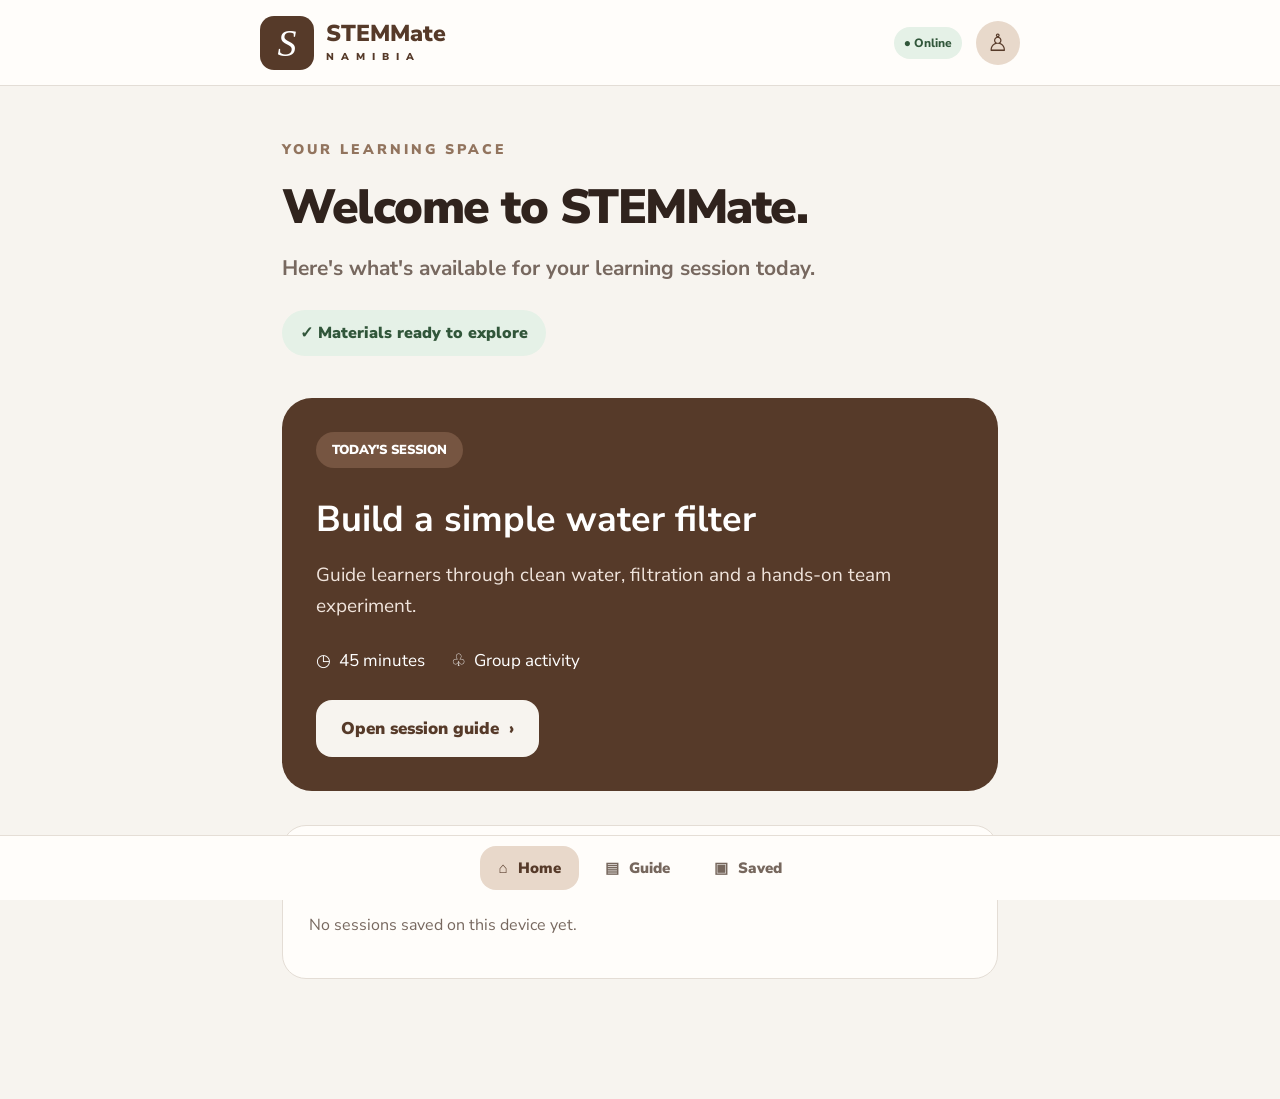
<file: Improved frontend/index.html>
<!doctype html>
<html lang="en">
<head>
  <meta charset="utf-8">
  <meta name="viewport" content="width=device-width, initial-scale=1">
  <meta name="theme-color" content="#563a29">
  <meta name="description" content="STEMMate Namibia - save learning sessions for offline use.">
  <title>STEMMate Namibia</title>
  <link rel="manifest" href="manifest.json">
  <link rel="stylesheet" href="styles.css">
</head>
<body>
  <header class="topbar">
    <a class="brand" href="#" aria-label="STEMMate Namibia home">
      <span class="brand-mark" aria-hidden="true">S</span>
      <span><strong>STEMMate</strong><small>N A M I B I A</small></span>
    </a>
    <span class="connection" id="connectionStatus" role="status">Checking connection…</span>
    <button class="profile" aria-label="Profile">♙</button>
  </header>

  <main>
    <section id="homeScreen" class="screen">
      <p class="eyebrow">YOUR LEARNING SPACE</p>
      <h1>Welcome to STEMMate.</h1>
      <p class="lead">Here's what's available for your learning session today.</p>
      <div class="status-pill" id="homeSaveStatus" role="status">✓ Materials ready to explore</div>

      <article class="featured">
        <span class="tag">TODAY'S SESSION</span>
        <h2>Build a simple water filter</h2>
        <p>Guide learners through clean water, filtration and a hands-on team experiment.</p>
        <div class="meta"><span>◷ &nbsp;45 minutes</span><span>♧ &nbsp;Group activity</span></div>
        <button class="button button-light" id="openGuide">Open session guide&nbsp; ›</button>
      </article>

      <section class="saved-preview">
        <div class="section-heading">
          <h2>Saved sessions</h2>
          <button class="text-button" id="viewSaved">View all</button>
        </div>
        <p id="savedCount">No sessions saved on this device yet.</p>
      </section>
    </section>

    <section id="guideScreen" class="screen hidden">
      <button class="back-button" id="backHome" aria-label="Back to home">‹</button>
      <p class="eyebrow">SESSION GUIDE · 45 MIN</p>
      <h1>Build a simple water filter</h1>
      <p class="lead">Explore how everyday materials can help make muddy water clearer.</p>

      <article class="steps-card">
        <h2>Session steps</h2>
        <div class="step"><span>01</span><div><h3 id="firstSessionStep" tabindex="-1">Explore the challenge <small>8 min</small></h3><p>Ask: How can we make muddy water clearer using everyday materials?</p></div></div>
        <div class="step"><span>02</span><div><h3>Build the filter <small>25 min</small></h3><p>Layer cloth, gravel and sand in a cut bottle. Pour slowly and observe.</p></div></div>
        <div class="step"><span>03</span><div><h3>Discuss observations <small>12 min</small></h3><p>Compare the water before and after filtering. Discuss what changed.</p></div></div>
      </article>

      <div class="save-panel">
        <p id="saveMessage" role="status" aria-live="polite">Save this guide on your device so you can open it without internet access.</p>
        <button class="button" id="saveOffline">Save for Offline Use</button>
        <button class="button button-outline" id="startSession">Start session</button>
      <a class="button" href="log-session.html">Log a session</a>
      </div>
    </section>

    <section id="savedScreen" class="screen hidden">
      <button class="back-button" id="backFromSaved" aria-label="Back to home">‹</button>
      <p class="eyebrow">YOUR DEVICE</p>
      <h1>Saved sessions</h1>
      <p class="lead">Sessions stored on this device can be opened without an internet connection.</p>
      <div id="savedList" class="saved-list"></div>
    </section>
  </main>

  <nav class="bottom-nav" aria-label="Main navigation">
    <button class="nav-item active" id="navHome" aria-current="page"><span aria-hidden="true">⌂</span> <span>Home</span></button>
    <button class="nav-item" id="navGuide"><span aria-hidden="true">▤</span> <span>Guide</span></button>
    <button class="nav-item" id="navSaved"><span aria-hidden="true">▣</span> <span>Saved</span></button>
  </nav>
  <div id="toast" class="toast" role="status" aria-live="polite"></div>
  <script src="app.js"></script>
</body>
</html>
</file>
<file: Improved frontend/styles.css>
@import url('https://fonts.googleapis.com/css2?family=Nunito+Sans:wght@400;600;700;800;900&display=swap');
:root{--brown:#563a29;--ink:#30231d;--muted:#77685f;--cream:#f7f4ef;--sand:#e8d9cb;--white:#fffdfa;--green:#e5f1e7;--green-ink:#31563a}
*{box-sizing:border-box}
body{margin:0;background:var(--cream);color:var(--ink);font-family:"Nunito Sans",Arial,sans-serif}
button{font:inherit;cursor:pointer}
.topbar{height:86px;padding:14px max(20px,calc((100% - 760px)/2));display:flex;align-items:center;gap:14px;background:#fffdfa;border-bottom:1px solid #e3ddd6;position:sticky;top:0;z-index:5}
.brand{display:flex;align-items:center;gap:12px;text-decoration:none;color:var(--brown);margin-right:auto}
.brand-mark{width:54px;height:54px;border-radius:14px;background:var(--brown);color:white;display:grid;place-items:center;font-family:Georgia,serif;font-size:38px;font-style:italic}
.brand strong{display:block;font-size:23px;font-weight:900;line-height:1}
.brand small{display:block;font-size:10px;font-weight:900;letter-spacing:2px;margin-top:5px}
.connection{font-size:12px;font-weight:800;color:var(--green-ink);background:var(--green);padding:8px 10px;border-radius:20px}
.connection.offline{background:#f8e7dc;color:#8b3e20}
.profile{border:0;background:var(--sand);color:var(--brown);border-radius:50%;width:44px;height:44px;font-size:24px}
main{max-width:760px;margin:auto;padding:42px 22px 120px}
.screen{position:relative}.hidden{display:none}
.eyebrow{font-size:14px;letter-spacing:3px;font-weight:900;color:#92745e;margin:12px 0 22px}
h1{font-size:clamp(34px,7vw,48px);line-height:1.12;letter-spacing:-1.5px;margin:0 0 18px;font-weight:900}
.lead{font-size:21px;line-height:1.5;color:var(--muted);font-weight:700;margin:0 0 26px}
.status-pill{display:inline-block;background:var(--green);color:var(--green-ink);padding:12px 18px;border-radius:28px;font-weight:900;margin:0 0 42px}
.featured{background:var(--brown);color:white;border-radius:30px;padding:34px;margin:0 0 34px}
.tag{display:inline-block;background:#765541;color:white;padding:9px 16px;border-radius:24px;font-weight:900;font-size:13px}
.featured h2{font-size:36px;line-height:1.2;margin:30px 0 18px}
.featured p{font-size:19px;line-height:1.6;color:#f0e4dc}
.meta{display:flex;gap:26px;flex-wrap:wrap;margin:28px 0;font-size:17px}
.button{width:100%;border:0;border-radius:16px;background:var(--brown);color:white;padding:18px 20px;font-weight:900;font-size:17px;min-height:56px}
.button-light{background:var(--cream);color:var(--brown);width:auto;padding:17px 25px}
.button-outline{background:transparent;border:2px solid var(--brown);color:var(--brown);margin-top:10px}
.saved-preview,.steps-card,.save-panel{background:var(--white);border:1px solid #e4ddd5;border-radius:24px;padding:26px;margin-top:22px}
.section-heading{display:flex;align-items:center;justify-content:space-between}
.section-heading h2,.steps-card h2{font-size:25px;margin:0 0 12px}
.text-button{border:0;background:none;color:var(--brown);font-weight:900;text-decoration:underline}
.saved-preview p{color:var(--muted)}
.back-button{width:60px;height:60px;border:1px solid #d9d0c7;border-radius:18px;background:var(--white);font-size:36px;color:var(--brown);margin-bottom:18px}
.steps-card{padding:28px;margin-top:38px}
.step{display:flex;gap:20px;margin:28px 0}
.step>span{flex:0 0 54px;height:54px;border-radius:15px;background:#eee1d5;color:var(--brown);display:grid;place-items:center;font-weight:900}
.step h3{margin:0 0 8px;font-size:20px}
.step h3 small{color:#92745e;font-size:14px;margin-left:8px}
.step p{margin:0;color:var(--muted);font-size:17px;line-height:1.55}
.save-panel{position:sticky;bottom:82px;box-shadow:0 8px 25px #3c2a1c12}
.save-panel p{font-weight:700;color:var(--muted);line-height:1.5;margin:0 0 16px}
.saved-list{display:grid;gap:14px;margin-top:24px}
.saved-card{background:var(--white);border:1px solid #e4ddd5;border-radius:18px;padding:20px}
.saved-card h3{margin:0 0 6px}.saved-card p{color:var(--muted);margin:0 0 14px}
.saved-card button{border:0;background:var(--sand);color:var(--brown);padding:10px 14px;border-radius:10px;font-weight:900}
.bottom-nav{position:fixed;bottom:0;left:0;right:0;background:#fffdfa;border-top:1px solid #e5ded6;display:flex;justify-content:center;gap:8px;padding:10px 12px calc(10px + env(safe-area-inset-bottom));z-index:6}
.nav-item{border:0;background:transparent;color:#76675d;border-radius:16px;padding:12px 18px;font-size:22px;font-weight:900;display:flex;gap:10px;align-items:center}
.nav-item span{font-size:15px}.nav-item.active{background:#e8d8ca;color:var(--brown)}
.toast{position:fixed;left:50%;bottom:90px;transform:translate(-50%,20px);opacity:0;background:#30231d;color:white;padding:13px 18px;border-radius:14px;z-index:10;transition:.2s;max-width:90%;text-align:center}
.toast.show{opacity:1;transform:translate(-50%,0)}
@media(max-width:480px){main{padding:34px 18px 130px}.topbar{padding:12px 14px}.brand-mark{width:48px;height:48px}.brand strong{font-size:20px}.connection{font-size:10px;padding:7px}.featured{padding:26px 22px}.featured h2{font-size:32px}.lead{font-size:19px}.nav-item{padding:12px 13px}.nav-item span{font-size:13px}.save-panel{padding:18px}}
:focus-visible{outline:3px solid #9a623f;outline-offset:3px}
</file>
